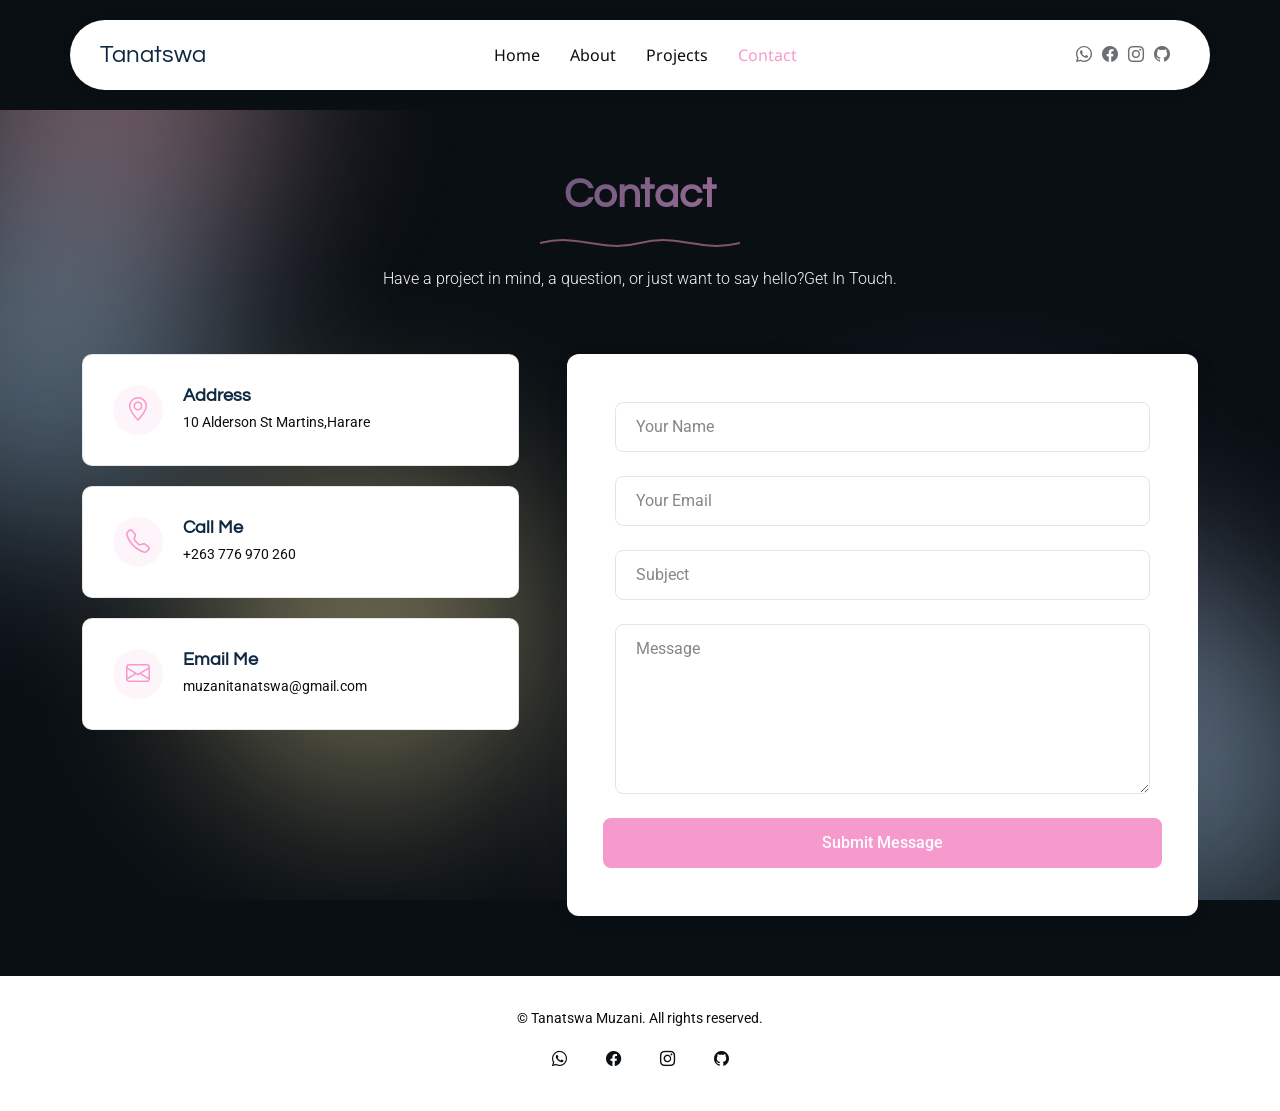
<file: contact.html>
<!DOCTYPE html>
<html lang="en">

<head>
  <meta charset="utf-8">
  <meta content="width=device-width, initial-scale=1.0" name="viewport">
  <title>Tanatswa</title>
  <meta name="description" content="tanatswa">
  <meta name="keywords" content="">

<!-- css -->
<link href="https://fonts.googleapis.com" rel="preconnect">
<link href="https://fonts.gstatic.com" rel="preconnect" crossorigin>
<link href="https://fonts.googleapis.com/css2?family=Roboto:ital,wght@0,100;0,300;0,400;0,500;0,700;0,900;1,100;1,300;1,400;1,500;1,700;1,900&family=Noto+Sans:ital,wght@0,100;0,200;0,300;0,400;0,500;0,600;0,700;0,800;0,900;1,100;1,200;1,300;1,400;1,500;1,600;1,700;1,800;1,900&family=Questrial:wght@400&display=swap" rel="stylesheet">
<link href="https://cdn.jsdelivr.net/npm/bootstrap@5.3.3/dist/css/bootstrap.min.css" rel="stylesheet">
<link href="https://cdn.jsdelivr.net/npm/bootstrap-icons@1.11.3/font/bootstrap-icons.min.css" rel="stylesheet">
<link href="https://unpkg.com/aos@2.3.1/dist/aos.css" rel="stylesheet">


  <!-- Main CSS File -->
  <link href="main.css" rel="stylesheet">

</head>

<body class="index-page">

  <div class="global-background">
    <div class="blob pink p1"></div>
        <div class="blob blue p2"></div>
            <div class="blob yellow p3"></div>
              <div class="blob purple p4"></div>
                <div class="blob blue p5"></div>
                  <div class="blob pink p6"></div>
      
  </div>

  <header id="header" class="header d-flex align-items-center sticky-top">
    <div class="header-container container-fluid container-xl position-relative d-flex align-items-center justify-content-between">

      <a href="index.html" class="logo d-flex align-items-center me-auto me-xl-0">
        <h1 class="sitename">Tanatswa</h1>
      </a>

      <nav id="navmenu" class="navmenu">
        <ul>
            <li><a href="index.html" >Home</a></li>
          <li><a href="about.html">About</a></li>
          <li><a href="projects.html">Projects</a></li>
          <li><a href="contact.html"  class="active">Contact</a></li>
         
        </ul>
        <i class="mobile-nav-toggle d-xl-none bi bi-list"></i>
      </nav>


       <div class="header-social-links">
    
        <a href="https://whatsapp.com/dl/+2636970260" class="whatsapp"><i class="bi bi-whatsapp"></i></a>
        <a href="https://www.facebook.com/share/18Qha8Jcrg/" class="facebook"><i class="bi bi-facebook"></i></a>
        <a href="https://www.instagram.com/tanatswamuzani?igsh=MW5pM3FxYmF3NWM3OQ==0" class="instagram"><i class="bi bi-instagram"></i></a>
        <a href="https://github.com/Tannie195" class="linkedin"><i class="bi bi-github"></i></a>
      </div>


    </div>
  </header>

  <main class="main">


    <!-- Contact Section -->
<section id="contact" class="contact section light-background">
  <div class="container section-title" data-aos="fade-up">
        <h2>Contact</h2>
        <div class="title-shape">
          <svg viewBox="0 0 200 20" xmlns="http://www.w3.org/2000/svg">
            <path d="M 0,10 C 40,0 60,20 100,10 C 140,0 160,20 200,10" fill="none" stroke="currentColor" stroke-width="2"></path>
          </svg>
        </div>
           <p class="lead text-light">Have a project in mind, a question, or just want to say hello?Get In Touch.</p>
    
      </div>


      <div class="container" data-aos="fade-up" data-aos-delay="100">
       <div class="row g-5">
      
          <div class="col-lg-5">
            <div class="info-item">
              <div class="icon-wrapper">
                <i class="bi bi-geo-alt"></i>
              </div>
              <div>
                <h3>Address</h3>
                <p>10 Alderson  St Martins,Harare</p>
              </div>
            </div>

            <div class="info-item">
              <div class="icon-wrapper">
                <i class="bi bi-telephone"></i>
              </div>
              <div>
                <h3>Call Me</h3>
                <p>+263 776 970 260</p>
              </div>
            </div>

            <div class="info-item">
              <div class="icon-wrapper">
                <i class="bi bi-envelope"></i>
              </div>
              <div>
                <h3>Email Me</h3>
                <p>muzanitanatswa@gmail.com</p>
              </div>
            </div>

          </div>
         <!-- form -->

          <div class="col-lg-7">
            <div class="contact-form card" data-aos="fade-up" data-aos-delay="300">
              <div class="card-body p-4 p-lg-5">

                <form id="contact-form" method="POST" >
                  <div class="row gy-4">

                    <div class="col-12">
                      <input type="text" name="name" class="form-control" placeholder="Your Name" required="">
                    </div>

                    <div class="col-12 ">
                      <input type="email" class="form-control" name="email" placeholder="Your Email" required="">
                    </div>

                    <div class="col-12">
                      <input type="text" class="form-control" name="subject" placeholder="Subject" required="">
                    </div>

                    <div class="col-12">
                      <textarea class="form-control" name="message" rows="6" placeholder="Message" required=""></textarea>
                    </div>


                      <button type="submit" class="btn btn-submit w-100">Submit Message</button>
                    </div>

                  </div>
                </form>

              </div>
            </div>
          </div>

        </div>

      </div>

    </section><!-- /Contact Section -->

  </main>

<!-- footer -->
 
<!-- footer -->
   <footer class="site-footer">
    <p>&copy; <span id="footerYear"></span> Tanatswa Muzani. All rights reserved.</p>
    <nav class="footer-socials" aria-label="Footer social links">
       <a href="https://whatsapp.com/dl/+2636970260" class="whatsapp"><i class="bi bi-whatsapp"></i></a>
        <a href="https://www.facebook.com/share/18Qha8Jcrg/" class="facebook"><i class="bi bi-facebook"></i></a>
        <a href="https://www.instagram.com/tanatswamuzani?igsh=MW5pM3FxYmF3NWM3OQ==0" class="instagram"><i class="bi bi-instagram"></i></a>
        <a href="https://github.com/Tannie195" class="linkedin"><i class="bi bi-github"></i></a>

    </nav>
  </footer>
<!-- /End footer -->

 
  <!-- Scroll Top -->
  <a href="#" id="scroll-top" class="scroll-top d-flex align-items-center justify-content-center"><i class="bi bi-arrow-up-short"></i></a>

 <!-- Js files  -->
   <script src="https://cdn.jsdelivr.net/npm/bootstrap@5.3.3/dist/js/bootstrap.bundle.min.js"></script>
<script src="https://unpkg.com/aos@2.3.1/dist/aos.js"></script>

<!--  Contact form Js-->




  <!-- Main JS File -->
  <script src="main.js"></script>

</body>

</html>
</file>
<file: main.css>
/* Fonts */
:root {
  --default-font: "Roboto",  system-ui, -apple-system, "Segoe UI", Roboto, "Helvetica Neue", Arial, "Noto Sans", "Liberation Sans", sans-serif, "Apple Color Emoji", "Segoe UI Emoji", "Segoe UI Symbol", "Noto Color Emoji";
  --heading-font: "Questrial",  sans-serif;
  --nav-font: "Noto Sans",  sans-serif;
}
/* global colours used */
:root { 
  --background-color: #0a0f14;
  --default-color: #0a0f14; 
  --heading-color: #0f2943;
  --accent-color:#f699cd ;
  --surface-color: #ffffff; 
  --contrast-color: #ffffff;
}
/* Navbar color for nav */
:root {
  --nav-color: #0a0f14;  
  --nav-hover-color:#f699cd; 
  --nav-mobile-background-color: #ffffff; 
  --nav-dropdown-background-color: #ffffff;
  --nav-dropdown-color: #0a0f14; 
  --nav-dropdown-hover-color: #f699cd; 
}

/* general styling */
body {
  color: var(--default-color);
  background-color: var(--background-color);
  font-family: var(--default-font);
}

.global-background{
  position: fixed;
  top: 0;
  left: 0;
  width: 100vw;
  height: 100vh;
  z-index: -1;
  overflow: hidden;
  pointer-events: none;
}

.blob{

  position:absolute;
  width: 350px;
  height: 350px;
  filter: blur(90px);
  opacity: 0.4;
  border-radius: 50%;
  animation: global-float 30s infinite  alternate ease-in-out;
  
  }
.p1{
  top: -10% ;
  left: -5%;
  background: #ffc2d1;
}
.p2{
    top: 20% ;
  left: -10%;
  background: #bde0fe;
  animation-duration: 40s;
}
.p3{
      top: 50% ;
  left: 15%;
  background: #ffefad;
  animation-delay: -5s;
}
.p4{
     bottom: 10% ;
  right: 10%;
  background: #dec9ff;
  animation-duration: 35s;
}
.p5{
     bottom: -5% ;
  right: -5%;
  background: #bde0fe;
 
}
.p6{
  top: 70%;
  right: 20%;
  background: #ffc2d1;
  animation-delay: -10s;
}
@keyframes global-float{
0% {transform: translate(0,0) scale(1);}
50%{transform:translate (60px,80px) scale(1.2);}
100%{transform: translate(-40px,20px) scale(0.8);}
}
  
  
a{
  color: var(--accent-color);
  text-decoration: none;
  transition: 0.3s;
}

a:hover {
  color: color-mix(in srgb, var(--accent-color), transparent 25%);
  text-decoration: none;
}

h1,h2,h3,h4,h5,h6 {
  color: var(--heading-color);
  font-family: var(--heading-font);
}


/* header */
.header {
  color: var(--default-color);
  background-color: var(--background-color);
  padding: 20px 0;
  transition: all 0.5s;
  z-index: 997;
}

.header .header-container {
  background: var(--surface-color);
  border-radius: 50px;
  padding: 5px 25px;
  box-shadow: 0px 2px 15px rgba(0, 0, 0, 0.1);
}

.header .logo {
  line-height: 1;
}



.header .logo h1 {
  font-size: 24px;
  margin: 0;
  padding-left: 5px;
  font-weight: 500;
  color: var(--heading-color);
}

.header .header-social-links {
  padding-right: 15px;
}

.header .header-social-links a {
  color: color-mix(in srgb, var(--default-color), transparent 40%);
  padding-left: 6px;
  display: inline-block;
  transition: 0.3s;
  font-size: 16px;
}

.header .header-social-links a:hover {
  color: var(--accent-color);
}

.header .header-social-links a i {
  line-height: 0px;
}

@media (max-width: 1200px) {
  .header {
    padding-top: 10px;
  }

  .header .header-container {
    margin-left: 10px;
    margin-right: 10px;
    padding: 10px 5px 10px 15px;
  }

  .header .logo {
    order: 1;
  }

  .header .header-social-links {
    order: 2;
  }

  .header .navmenu {
    order: 3;
  }
}
/* end header */

/* nav menu */
@media (min-width: 1200px) {
  .navmenu {
    padding: 0;
  }

  .navmenu ul {
    margin: 0;
    padding: 0;
    display: flex;
    list-style: none;
    align-items: center;
  }

  .navmenu li {
    position: relative;
  }

  .navmenu a,
  .navmenu a:focus {
    color: var(--nav-color);
    padding: 18px 15px;
    font-size: 16px;
    font-family: var(--nav-font);
    font-weight: 400;
    display: flex;
    align-items: center;
    justify-content: space-between;
    white-space: nowrap;
    transition: 0.3s;
  }

  .navmenu a i,
  .navmenu a:focus i {
    font-size: 12px;
    line-height: 0;
    margin-left: 5px;
    transition: 0.3s;
  }

  .navmenu li:last-child a {
    padding-right: 0;
  }

  .navmenu li:hover>a,
  .navmenu .active,
  .navmenu .active:focus {
    color: var(--nav-hover-color);
  }

  .navmenu .dropdown ul {
    margin: 0;
    padding: 10px 0;
    background: var(--nav-dropdown-background-color);
    display: block;
    position: absolute;
    visibility: hidden;
    left: 14px;
    top: 130%;
    opacity: 0;
    transition: 0.3s;
    border-radius: 4px;
    z-index: 99;
    box-shadow: 0px 0px 30px rgba(0, 0, 0, 0.1);
  }

  .navmenu .dropdown ul li {
    min-width: 200px;
  }

  .navmenu .dropdown ul a {
    padding: 10px 20px;
    font-size: 15px;
    text-transform: none;
    color: var(--nav-dropdown-color);
  }

  .navmenu .dropdown ul a i {
    font-size: 12px;
  }

  .navmenu .dropdown ul a:hover,
  .navmenu .dropdown ul .active:hover,
  .navmenu .dropdown ul li:hover>a {
    color: var(--nav-dropdown-hover-color);
  }

  .navmenu .dropdown:hover>ul {
    opacity: 1;
    top: 100%;
    visibility: visible;
  }

  .navmenu .dropdown .dropdown ul {
    top: 0;
    left: -90%;
    visibility: hidden;
  }

  .navmenu .dropdown .dropdown:hover>ul {
    opacity: 1;
    top: 0;
    left: -100%;
    visibility: visible;
  }
}

/* Nav menu fon*/
@media (max-width: 1199px) {
  .mobile-nav-toggle {
    color: var(--nav-color);
    font-size: 28px;
    line-height: 0;
    margin-right: 10px;
    cursor: pointer;
    transition: color 0.3s;
  }

  .navmenu {
    padding: 0;
    z-index: 9997;
  }

  .navmenu ul {
    display: none;
    list-style: none;
    position: absolute;
    inset: 60px 20px 20px 20px;
    padding: 10px 0;
    margin: 0;
    border-radius: 6px;
    background-color: var(--nav-mobile-background-color);
    overflow-y: auto;
    transition: 0.3s;
    z-index: 9998;
    box-shadow: 0px 0px 30px rgba(0, 0, 0, 0.1);
  }

  .navmenu a,
  .navmenu a:focus {
    color: var(--nav-dropdown-color);
    padding: 10px 20px;
    font-family: var(--nav-font);
    font-size: 17px;
    font-weight: 500;
    display: flex;
    align-items: center;
    justify-content: space-between;
    white-space: nowrap;
    transition: 0.3s;
  }

  .navmenu a i,
  .navmenu a:focus i {
    font-size: 12px;
    line-height: 0;
    margin-left: 5px;
    width: 30px;
    height: 30px;
    display: flex;
    align-items: center;
    justify-content: center;
    border-radius: 50%;
    transition: 0.3s;
    background-color: color-mix(in srgb, var(--accent-color), transparent 90%);
  }

  .navmenu a i:hover,
  .navmenu a:focus i:hover {
    background-color: var(--accent-color);
    color: var(--contrast-color);
  }

  .navmenu a:hover,
  .navmenu .active,
  .navmenu .active:focus {
    color: var(--nav-dropdown-hover-color);
  }

  .navmenu .active i,
  .navmenu .active:focus i {
    background-color: var(--accent-color);
    color: var(--contrast-color);
    transform: rotate(180deg);
  }

  .navmenu .dropdown ul {
    position: static;
    display: none;
    z-index: 99;
    padding: 10px 0;
    margin: 10px 20px;
    background-color: var(--nav-dropdown-background-color);
    border: 1px solid color-mix(in srgb, var(--default-color), transparent 90%);
    box-shadow: none;
    transition: all 0.5s ease-in-out;
  }

  .navmenu .dropdown ul ul {
    background-color: rgba(33, 37, 41, 0.1);
  }

  .navmenu .dropdown>.dropdown-active {
    display: block;
    background-color: rgba(33, 37, 41, 0.03);
  }

  .mobile-nav-active {
    overflow: hidden;
  }

  .mobile-nav-active .mobile-nav-toggle {
    color: #fff;
    position: absolute;
    font-size: 32px;
    top: 15px;
    right: 15px;
    margin-right: 0;
    z-index: 9999;
  }

  .mobile-nav-active .navmenu {
    position: fixed;
    overflow: hidden;
    inset: 0;
    background: rgba(33, 37, 41, 0.8);
    transition: 0.3s;
  }

  .mobile-nav-active .navmenu>ul {
    display: block;
  }
}

/* end nav */


/* hero sect */
.hero {
  padding: 80px 0;
  position: relative;
  overflow: hidden;
}

.hero .content h2 {
  font-size: 3.5rem;
  font-weight: 700;
  line-height: 1.2;
  margin-bottom: 1.5rem;
  color:var(--contrast-color);
}

@media (max-width: 991px) {
  .hero .content h2 {
    font-size: 2.5rem;
  }
}

.hero .content .lead {
  font-size: 1.25rem;
  margin-bottom: 2rem;
  color: color-mix(in srgb, var(--surface-color), transparent 20%);
}

.hero .cta-buttons {
  display: flex;
  gap: 1rem;
  margin-bottom: 3rem;
}

@media (max-width: 576px) {
  .hero .cta-buttons {
    flex-direction: column;
  }
}

.hero .cta-buttons .btn {
  padding: 0.8rem 2rem;
  font-size: 1rem;
  font-weight: 500;
  border-radius: 50px;
  transition: all 0.3s ease;
}

.hero .cta-buttons .btn.btn-primary {
  background-color: var(--accent-color);
  border-color: var(--accent-color);
  color: var(--contrast-color);
}

.hero .cta-buttons .btn.btn-primary:hover {
  background-color: color-mix(in srgb, var(--accent-color), transparent 15%);
  border-color: color-mix(in srgb, var(--accent-color), transparent 15%);
  transform: translateY(-2px);
}

.hero .cta-buttons .btn.btn-outline {
  border: 2px solid color-mix(in srgb, var(--accent-color), transparent 70%);
  color: var(--accent-color);
  background: transparent;
}

.hero .cta-buttons .btn.btn-outline:hover {
  background-color: var(--accent-color);
  color: var(--contrast-color);
  transform: translateY(-2px);
}



.hero .hero-stats {
  display: flex;
  gap: 2rem;
  margin-bottom: 3rem;

}

@media (max-width: 768px) {
  .hero .hero-stats {
    justify-content: center;
    gap: 1.5rem;
    margin-bottom: 2rem;
  }
}

@media (max-width: 576px) {
  .hero .hero-stats {
    flex-direction: column;
    gap: 1rem;
  }
}

.hero .hero-stats .stat-item {
  display: flex;
  flex-direction: column;
  align-items: center;
}

.hero .hero-stats .stat-item .purecounter {
  font-size: 2rem;
  font-weight: 700;
  color: var(--accent-color);
  line-height: 1;
}

.hero .hero-stats .stat-item .stat-label {
  font-size: 0.9rem;
  color: color-mix(in srgb, var(--default-color), transparent 40%);
  margin-top: 0.25rem;
}



.hero .hero-image {
  position: relative;
  padding: 2rem;
  display: flex;
  justify-content: center;
  align-items: center;

  overflow: visible;
}

.hero .hero-image img {
  position: relative;
  z-index: 2;
  max-width: 100%;
  height: auto;
  border: none;
  mix-blend-mode: multiply;
}
/*  */

@media (max-width: 991px) {
  .hero {
    text-align: center;
    padding: 60px 0;
  }

  .hero .cta-buttons {
    justify-content: center;
  }

  .hero .hero-stats {
    justify-content: center;
  }

  .hero .hero-image {
    margin-top: 3rem;
  }
}

@keyframes morphShape {
  0% {
    border-radius: 30% 70% 70% 30%/30% 30% 70% 70%;
  }

  25% {
    border-radius: 58% 42% 75% 25%/76% 46% 54% 24%;
  }

  50% {
    border-radius: 50% 50% 33% 67%/55% 27% 73% 45%;
  }

  75% {
    border-radius: 33% 67% 58% 42%/63% 68% 32% 37%;
  }

  100% {
    border-radius: 30% 70% 70% 30%/30% 30% 70% 70%;
  }
}

/* hero sect */

/* about */
.about .container {
  background-color: var(--surface-color);
  box-shadow: 0px 2px 15px rgba(0, 0, 0, 0.1);
  padding: 30px;
}
.about .about-image {
  position: relative;
}

.about .about-image img {
  box-shadow: 0 0 30px rgba(0, 0, 0, 0.1);
}

.about .about-content {
  padding-left: 2rem;
}

@media (max-width: 991.98px) {
  .about .about-content {
    padding-left: 0;
    margin-top: 3rem;
  }
}

.about .about-content .subtitle {
  font-size: 0.875rem;
  font-weight: 600;
  letter-spacing: 2px;
  color: var(--accent-color);
  margin-bottom: 1rem;
  display: block;
}

.about .about-content h2 {
  font-size: 2rem;
  font-weight: 700;
  margin-bottom: 1.5rem;
}

.about .about-content .lead {
  font-size: 1.1rem;
  color: color-mix(in srgb, var(--default-color), transparent 25%);
}

.about .personal-info {
  margin-top: 2rem;
  padding: 2rem;
  background-color: var(--surface-color);
  border-radius: 1rem;
  box-shadow: 0 0 30px rgba(0, 0, 0, 0.05);
}

.about .personal-info .info-item {
  display: flex;
  flex-direction: column;
  gap: 0.5rem;
}
.about .personal-info .info-item  span{
  display:inline-block;
  white-space: nowrap;
  word-break: normal;

}

.about .personal-info .info-item .label {
  font-size: 0.875rem;
  color: color-mix(in srgb, var(--default-color), transparent 40%);
}

.about .personal-info .info-item .value {
  font-weight: 600;
  color: var(--heading-color);
}
@media (max-width: 575px){
.about .personal-info .info-item .span{
  font-size: 14px;
}
}
/* end about */

/* skilss */
.skills .skills-grid .skill-card {
  background: linear-gradient(135deg, var(--surface-color) 0%, color-mix(in srgb, var(--surface-color), var(--accent-color) 5%) 100%);
  border-radius: 15px;
  padding: 30px;
  height: 100%;
  position: relative;
  overflow: hidden;
  border: 1px solid color-mix(in srgb, var(--accent-color), transparent 85%);
  transition: all 0.3s ease;
}

.skills .skills-grid .skill-card:before {
  content: "";
  position: absolute;
  top: 0;
  left: 0;
  width: 100%;
  height: 3px;
  background: linear-gradient(90deg, var(--accent-color), color-mix(in srgb, var(--accent-color), var(--heading-color) 30%));
}

.skills .skills-grid .skill-card:hover {
  transform: translateY(-10px);
  box-shadow: 0 20px 40px color-mix(in srgb, var(--accent-color), transparent 80%);
  border-color: color-mix(in srgb, var(--accent-color), transparent 60%);
}

.skills .skills-grid .skill-card .skill-header {
  display: flex;
  align-items: center;
  margin-bottom: 25px;
  gap: 15px;
}

.skills .skills-grid .skill-card .skill-header i {
  font-size: 28px;
  color: var(--accent-color);
  width: 50px;
  height: 50px;
  display: flex;
  align-items: center;
  justify-content: center;
  background: color-mix(in srgb, var(--accent-color), transparent 90%);
  border-radius: 12px;
}

.skills .skills-grid .skill-card .skill-header h3 {
  font-size: 20px;
  margin: 0;
  color: var(--heading-color);
}

.skills .skills-grid .skill-card .skill-item {
  margin-bottom: 20px;
}

.skills .skills-grid .skill-card .skill-item:last-child {
  margin-bottom: 0;
}

.skills .skills-grid .skill-card .skill-item .skill-info {
  display: flex;
  justify-content: space-between;
  align-items: center;
  margin-bottom: 8px;
}

.skills .skills-grid .skill-card .skill-item .skill-info .skill-name {
  font-weight: 600;
  color: var(--heading-color);
  font-size: 15px;
}

.skills .skills-grid .skill-card .skill-item .skill-info .skill-percentage {
  font-size: 14px;
  font-weight: 700;
  color: var(--accent-color);
}

.skills .skills-grid .skill-card .skill-item .skill-bar {
  height: 6px;
  background: color-mix(in srgb, var(--default-color), transparent 92%);
  border-radius: 10px;
  overflow: hidden;
  position: relative;
}

.skills .skills-grid .skill-card .skill-item .skill-bar .progress-bar {
  height: 100%;
  background: linear-gradient(45deg, var(--accent-color), color-mix(in srgb, var(--accent-color), var(--heading-color) 20%));
  border-radius: 10px;
  width: 0;
  transition: width 1.8s cubic-bezier(0.4, 0, 0.2, 1);
  position: relative;
}

.skills .skills-grid .skill-card .skill-item .skill-bar .progress-bar:after {
  content: "";
  position: absolute;
  top: 0;
  left: 0;
  right: 0;
  bottom: 0;
  background: linear-gradient(90deg, transparent, rgba(255, 255, 255, 0.3), transparent);
  animation: shimmer 2s infinite;
}


@keyframes shimmer {
  0% {
    transform: translateX(-100%);
  }

  100% {
    transform: translateX(100%);
  }
}

@media (max-width: 991px) {

}

@media (max-width: 767px) {
  .skills .skills-grid .skill-card {
    padding: 25px 20px;
  }

  .skills .skills-grid .skill-card .skill-header {
    flex-direction: column;
    text-align: center;
    gap: 10px;
  }

  .skills .skills-grid .skill-card .skill-header h3 {
    font-size: 18px;
  }

  .skills .skills-summary {
    padding: 30px 20px;
  }

  .skills .skills-summary .summary-stats .stat-item .stat-circle {
    width: 45px;
    height: 45px;
  }

  .skills .skills-summary .summary-stats .stat-item .stat-circle i {
    font-size: 18px;
  }

  .skills .skills-summary .summary-stats .stat-item .stat-info .stat-number {
    font-size: 20px;
  }
}
/* end skills */

/* resumee */
.resume .section-header {
  margin-bottom: 2.5rem;
}

.resume .section-header h2 {
  font-size: 1.8rem;
  font-weight: 700;
  margin-bottom: 1rem;
  display: flex;
  align-items: center;
  gap: 0.75rem;
  color: var(--contrast-color);
}

.resume .section-header h2 i {
  color: var(--accent-color);
  font-size: 1.5rem;
}

.resume .section-header .section-subtitle {
  color: color-mix(in srgb, var(--default-color), transparent 30%);
  font-size: 1rem;
  line-height: 1.6;
}

.resume .experience-section {
  padding-right: 1.5rem;
}

.resume .experience-section .experience-cards .experience-card {
  background: var(--surface-color);
  border: 1px solid color-mix(in srgb, var(--default-color), transparent 90%);
  border-radius: 12px;
  padding: 1.8rem;
  margin-bottom: 1.5rem;
  transition: all 0.3s ease;
  position: relative;
  overflow: hidden;
}

.resume .experience-section .experience-cards .experience-card::before {
  content: "";
  position: absolute;
  top: 0;
  left: 0;
  width: 4px;
  height: 100%;
  background: linear-gradient(135deg, var(--accent-color), color-mix(in srgb, var(--accent-color), transparent 30%));
}

.resume .experience-section .experience-cards .experience-card:hover {
  box-shadow: 0 8px 30px color-mix(in srgb, var(--default-color), transparent 85%);
  transform: translateY(-5px);
}

.resume .experience-section .experience-cards .experience-card .card-header {
  display: flex;
  justify-content: space-between;
  align-items: flex-start;
  margin-bottom: 1rem;
}

.resume .experience-section .experience-cards .experience-card .card-header .role-info h3 {
  color: var(--heading-color);
  font-size: 1.25rem;
  font-weight: 600;
  margin-bottom: 0.25rem;
}

.resume .experience-section .experience-cards .experience-card .card-header .role-info h4 {
  color: var(--accent-color);
  font-size: 1rem;
  font-weight: 500;
  margin: 0;
}

.resume .experience-section .experience-cards .experience-card .card-header .duration {
  background: color-mix(in srgb, var(--accent-color), transparent 90%);
  color: var(--accent-color);
  padding: 0.4rem 0.8rem;
  border-radius: 20px;
  font-size: 0.85rem;
  font-weight: 500;
  white-space: nowrap;
}

.resume .experience-section .experience-cards .experience-card .card-body p {
  color: color-mix(in srgb, var(--default-color), transparent 25%);
  margin-bottom: 1rem;
  line-height: 1.6;
}

.resume .experience-section .experience-cards .experience-card .card-body .achievements {
  margin: 0;
  padding-left: 0;
  list-style: none;
}

.resume .experience-section .experience-cards .experience-card .card-body .achievements li {
  position: relative;
  padding-left: 1.5rem;
  margin-bottom: 0.5rem;
  color: color-mix(in srgb, var(--default-color), transparent 15%);
  font-size: 0.9rem;
}

.resume .experience-section .experience-cards .experience-card .card-body .achievements li::before {
  content: "✓";
  position: absolute;
  left: 0;
  top: 0;
  color: var(--accent-color);
  font-weight: bold;
}

.resume .experience-section .experience-cards .experience-card .card-body .achievements li:last-child {
  margin-bottom: 0;
}

.resume .education-section {
  padding-left: 1.5rem;
}

.resume .education-section .education-timeline {
  position: relative;
}

.resume .education-section .education-timeline .timeline-track {
  position: absolute;
  left: 1rem;
  top: 2rem;
  bottom: 2rem;
  width: 2px;
  background: linear-gradient(to bottom, var(--accent-color), color-mix(in srgb, var(--accent-color), transparent 70%));
}

.resume .education-section .education-timeline .education-item {
  position: relative;
  padding-left: 3rem;
  margin-bottom: 2.5rem;
}

.resume .education-section .education-timeline .education-item:last-child {
  margin-bottom: 0;
}

.resume .education-section .education-timeline .education-item .timeline-marker {
  position: absolute;
  left: 0.5rem;
  top: 1.5rem;
  width: 1rem;
  height: 1rem;
  background: var(--accent-color);
  border: 3px solid var(--surface-color);
  border-radius: 50%;
  box-shadow: 0 0 0 4px color-mix(in srgb, var(--accent-color), transparent 85%);
}

.resume .education-section .education-timeline .education-item .education-content {
  background: var(--surface-color);
  border: 1px solid color-mix(in srgb, var(--default-color), transparent 90%);
  border-radius: 8px;
  padding: 1.5rem;
  transition: all 0.3s ease;
}

.resume .education-section .education-timeline .education-item .education-content:hover {
  box-shadow: 0 5px 20px color-mix(in srgb, var(--default-color), transparent 90%);
}

.resume .education-section .education-timeline .education-item .education-content .degree-header {
  display: flex;
  justify-content: space-between;
  align-items: flex-start;
  margin-bottom: 0.5rem;
}

.resume .education-section .education-timeline .education-item .education-content .degree-header h3 {
  color: var(--heading-color);
  font-size: 1.1rem;
  font-weight: 600;
  margin: 0;
  line-height: 1.3;
}

.resume .education-section .education-timeline .education-item .education-content .degree-header .year {
  background: var(--accent-color);
  color: var(--contrast-color);
  padding: 0.3rem 0.7rem;
  border-radius: 15px;
  font-size: 0.8rem;
  font-weight: 500;
  white-space: nowrap;
}

.resume .education-section .education-timeline .education-item .education-content .institution {
  color: color-mix(in srgb, var(--accent-color), transparent 20%);
  font-size: 1rem;
  font-weight: 500;
  margin-bottom: 0.8rem;
}

.resume .education-section .education-timeline .education-item .education-content p {
  color: color-mix(in srgb, var(--default-color), transparent 30%);
  margin: 0;
  font-size: 0.9rem;
  line-height: 1.5;
}

@media (max-width: 992px) {

  .resume .experience-section,
  .resume .education-section {
    padding-left: 0;
    padding-right: 0;
    margin-bottom: 3rem;
  }

  .resume .section-header h2 {
    font-size: 1.6rem;
  }

  .resume .experience-cards .experience-card .card-header {
    flex-direction: column;
    gap: 0.8rem;
  }

  .resume .experience-cards .experience-card .card-header .duration {
    align-self: flex-start;
  }

  .resume .education-timeline .education-item .education-content .degree-header {
    flex-direction: column;
    gap: 0.5rem;
  }

  .resume .education-timeline .education-item .education-content .degree-header .year {
    align-self: flex-start;
  }
}

@media (max-width: 576px) {
  .resume .section-header h2 {
    font-size: 1.4rem;
  }

  .resume .section-header h2 i {
    font-size: 1.2rem;
  }

  .resume .experience-cards .experience-card {
    padding: 1.3rem;
  }

  .resume .education-timeline .timeline-track {
    left: 0.5rem;
  }

  .resume .education-timeline .education-item {
    padding-left: 2rem;
  }

  .resume .education-timeline .education-item .timeline-marker {
    left: 0;
  }
}
/* end resume */
/* portfolio */
.portfolio .portfolio-filters-container {
  margin-bottom: 40px;
}

.portfolio .portfolio-filters {
  display: flex;
  justify-content: center;
  gap: 15px;
  flex-wrap: wrap;
  padding: 0;
  margin: 0;
  list-style: none;
}

.portfolio .portfolio-filters li {
  font-size: 15px;
  font-weight: 500;
  padding: 8px 20px;
  cursor: pointer;
  border-radius: 30px;
  background-color: color-mix(in srgb, var(--surface-color), transparent 50%);
  color: var(--default-color);
  transition: all 0.3s ease-in-out;
}

.portfolio .portfolio-filters li:hover {
  background-color: color-mix(in srgb, var(--accent-color), transparent 85%);
  color: var(--accent-color);
  transform: translateY(-2px);
}

.portfolio .portfolio-filters li.filter-active {
  background-color: var(--accent-color);
  color: var(--contrast-color);
}

.portfolio .portfolio-card {
  background-color: var(--surface-color);
  border-radius: 15px;
  overflow: hidden;
  box-shadow: 0 5px 25px rgba(0, 0, 0, 0.05);
  transition: all 0.3s ease-in-out;
}

.portfolio .portfolio-card:hover {
  transform: translateY(-10px);
  box-shadow: 0 8px 35px rgba(0, 0, 0, 0.1);
}

.portfolio .portfolio-card:hover .portfolio-overlay {
  opacity: 1;
  visibility: visible;
}

.portfolio .portfolio-card:hover .portfolio-overlay .portfolio-actions {
  transform: translateY(0);
}

.portfolio .portfolio-card .portfolio-image {
  position: relative;
  overflow: hidden;
  aspect-ratio: 16/10;
}

.portfolio .portfolio-card .portfolio-image img {
  width: 100%;
  height: 100%;
  object-fit: cover;
  transition: transform 0.6s ease-in-out;
}

.portfolio .portfolio-card .portfolio-overlay {
  position: absolute;
  top: 0;
  left: 0;
  width: 100%;
  height: 100%;
  background: linear-gradient(to top, rgba(0, 0, 0, 0.7), transparent);
  opacity: 0;
  visibility: hidden;
  transition: all 0.4s ease-in-out;
  display: flex;
  align-items: flex-end;
  padding: 20px;
}

.portfolio .portfolio-card .portfolio-overlay .portfolio-actions {
  transform: translateY(20px);
  transition: all 0.4s ease-in-out;
  display: flex;
  gap: 15px;
}

.portfolio .portfolio-card .portfolio-overlay .portfolio-actions a {
  width: 45px;
  height: 45px;
  background-color: var(--surface-color);
  border-radius: 50%;
  display: flex;
  align-items: center;
  justify-content: center;
  color: var(--accent-color);
  font-size: 20px;
  transition: all 0.3s ease;
}

.portfolio .portfolio-card .portfolio-overlay .portfolio-actions a:hover {
  background-color: var(--accent-color);
  color: var(--contrast-color);
  transform: scale(1.1);
}

.portfolio .portfolio-card .portfolio-content {
  padding: 25px;
}

.portfolio .portfolio-card .portfolio-content .category {
  font-size: 14px;
  color: var(--accent-color);
  text-transform: uppercase;
  letter-spacing: 1px;
  font-weight: 500;
  display: block;
  margin-bottom: 10px;
}

.portfolio .portfolio-card .portfolio-content h3 {
  font-size: 20px;
  margin: 0 0 15px;
  font-weight: 600;
  transition: color 0.3s ease;
}

.portfolio .portfolio-card .portfolio-content h3:hover {
  color: var(--accent-color);
}

.portfolio .portfolio-card .portfolio-content p {
  font-size: 15px;
  color: color-mix(in srgb, var(--default-color), transparent 30%);
  margin: 0;
  line-height: 1.6;
}

@media (max-width: 768px) {
  .portfolio .portfolio-filters li {
    font-size: 14px;
    padding: 6px 15px;
  }

  .portfolio .portfolio-card .portfolio-content {
    padding: 20px;
  }

  .portfolio .portfolio-card .portfolio-content h3 {
    font-size: 18px;
  }

  .portfolio .portfolio-card .portfolio-content p {
    font-size: 14px;
  }
}
/* page title */
.page-title {
  text-align: center;
  padding: 20px 0;
}

.page-title .breadcrumbs {
  margin-bottom: 1.5rem;
}

.page-title .breadcrumbs .breadcrumb {
  justify-content: center;
  margin: 0;
  padding: 0;
  background: none;
}

.page-title .breadcrumbs .breadcrumb .breadcrumb-item {
  font-size: 0.9rem;
  color: color-mix(in srgb, var(--default-color), transparent 30%);
}

.page-title .breadcrumbs .breadcrumb .breadcrumb-item.active {
  color: var(--accent-color);
}

.page-title .breadcrumbs .breadcrumb .breadcrumb-item a {
  color: inherit;
  text-decoration: none;
  transition: color 0.3s ease;
}

.page-title .breadcrumbs .breadcrumb .breadcrumb-item a:hover {
  color: var(--accent-color);
}

.page-title .breadcrumbs .breadcrumb .breadcrumb-item a i {
  font-size: 0.9rem;
  margin-right: 0.2rem;
}

.page-title .breadcrumbs .breadcrumb .breadcrumb-item+.breadcrumb-item::before {
  color: color-mix(in srgb, var(--default-color), transparent 50%);
}

.page-title .title-wrapper {
  max-width: 800px;
  margin: 0 auto;
  padding: 1rem 0;
}

.page-title .title-wrapper h1 {
  font-size: 2.5rem;
  margin-bottom: 1rem;
  font-weight: 700;
  color: var(--heading-color);
}

.page-title .title-wrapper p {
  font-size: 1.1rem;
  color: color-mix(in srgb, var(--default-color), transparent 20%);
  margin: 0;
  line-height: 1.6;
}

@media (max-width: 768px) {
  .page-title .title-wrapper h1 {
    font-size: 2rem;
  }

  .page-title .title-wrapper p {
    font-size: 1rem;
  }
}

@media (max-width: 576px) {
  .page-title .title-wrapper h1 {
    font-size: 1.75rem;
  }
}
/* se */
section,
.section {
  color: var(--default-color);
  background-color:transparent;
  padding: 60px 0;
  scroll-margin-top: 90px;
  overflow: clip;
}

@media (max-width: 1199px) {

  section,
  .section {
    scroll-margin-top: 66px;
  }
}

/* section */
.section-title {
  text-align: center;
  padding-bottom: 60px;
  position: relative;
}

.section-title h2 {
  font-size: 42px;
  font-weight: 700;
  margin-bottom: 10px;
  background: linear-gradient(120deg, var(--heading-color), var(--accent-color));
  -webkit-background-clip: text;
  -webkit-text-fill-color: transparent;
  background-clip: text;
  position: relative;
}

.section-title .title-shape {
  width: 200px;
  height: 20px;
  margin: 0 auto;
  color: var(--accent-color);
  opacity: 0.5;
}

.section-title .title-shape svg {
  width: 100%;
  height: 100%;
}

.section-title p {
  margin: 15px auto 0;
  font-size: 16px;
  max-width: 700px;
  color: color-mix(in srgb, var(--default-color), transparent 25%);
  line-height: 1.8;
}

@media (max-width: 768px) {
  .section-title h2 {
    font-size: 32px;
  }

  .section-title .subtitle-wrapper .subtitle {
    font-size: 13px;
  }
}

/* end section */

/* scrop to toop */
.scroll-top {
  position: fixed;
  visibility: hidden;
  opacity: 0;
  right: 15px;
  bottom: -15px;
  z-index: 99999;
  background-color: var(--accent-color);
  width: 44px;
  height: 44px;
  border-radius: 50px;
  transition: all 0.4s;
}

.scroll-top i {
  font-size: 24px;
  color: var(--contrast-color);
  line-height: 0;
}

.scroll-top:hover {
  background-color: color-mix(in srgb, var(--accent-color), transparent 20%);
  color: var(--contrast-color);
}

.scroll-top.active {
  visibility: visible;
  opacity: 1;
  bottom: 15px;
}

/*--------------------------------------------------------------
# Disable aos animation delay on mobile devices
--------------------------------------------------------------*/
@media screen and (max-width: 768px) {
  [data-aos-delay] {
    transition-delay: 0 !important;
  }
}

/* contact */
.contact .info-item {
  background: var(--surface-color);
  padding: 30px;
  border-radius: 10px;
  border: 1px solid color-mix(in srgb, var(--default-color), transparent 90%);
  margin-bottom: 20px;
  display: flex;
  align-items: flex-start;
  transition: 0.3s;
}

.contact .info-item:hover {
  border-color: var(--accent-color);
  box-shadow: 0 5px 20px color-mix(in srgb, var(--default-color), transparent 90%);
}

.contact .info-item .icon-wrapper {
  width: 50px;
  height: 50px;
  background: color-mix(in srgb, var(--accent-color), transparent 90%);
  border-radius: 50%;
  display: flex;
  align-items: center;
  justify-content: center;
  margin-right: 20px;
  flex-shrink: 0;
  transition: 0.3s;
}

.contact .info-item .icon-wrapper i {
  color: var(--accent-color);
  font-size: 24px;
  transition: 0.3s;
}

.contact .info-item:hover .icon-wrapper {
  background: var(--accent-color);
}

.contact .info-item:hover .icon-wrapper i {
  color: var(--contrast-color);
}

.contact .info-item h3 {
  font-size: 18px;
  font-weight: 700;
  margin-bottom: 5px;
  color: var(--heading-color);
}

.contact .info-item p {
  margin: 0;
  font-size: 14px;
  color: var(--default-color);
}


.contact .contact-form {
  background-color: var(--surface-color);
  border: none;
  box-shadow: 0 5px 25px rgba(0, 0, 0, 0.05);
  border-radius: 12px;
}

.contact .contact-form .form-control,
.contact .contact-form .form-select {
  padding: 0.75rem 1.25rem;
  border-color: #e5e5e5;
  border-radius: 8px;
  font-size: 1rem;
}

.contact .contact-form .form-control:focus,
.contact .contact-form .form-select:focus {
  border-color: color-mix(in srgb, var(--accent-color), transparent 50%);
  box-shadow: 0 0 0 0.25rem color-mix(in srgb, var(--accent-color), transparent 90%);
}

.contact .contact-form .form-control::placeholder,
.contact .contact-form .form-select::placeholder {
  color: color-mix(in srgb, var(--default-color), transparent 50%);
}

.contact .contact-form .btn-submit {
  background-color: var(--accent-color);
  color: var(--contrast-color);
  padding: 0.75rem 2rem;
  font-weight: 500;
  border-radius: 8px;
  transition: all 0.3s ease;
}

.contact .contact-form .btn-submit:hover {
  background-color: color-mix(in srgb, var(--accent-color), transparent 15%);
  transform: translateY(-1px);
}

.contact .contact-form .btn-submit:active {
  transform: translateY(0);
}

/* footer */
 .site-footer {
      background: #ffffff;
      border-top: 1px solid var(--border);
      text-align: center;
      padding: 2rem 1rem;
    }
    .site-footer p { color: var(--muted); font-size: .85rem; margin-bottom: .75rem; }
    .footer-socials { display: flex; justify-content: center; gap: 1rem; }
    .footer-socials a {
      width: 38px; height: 38px;
      background: rgba(255,255,255,.05);
      border: 1px solid var(--border);
      border-radius: 50%;
      display: flex; align-items: center; justify-content: center;
      color: var(--muted);
      font-size: .95rem;
      transition: all var(--speed);
    }
    .footer-socials a:hover {
      background: var(--pink);
      border-color: var(--pink);
      color: #0a0510;
      transform: translateY(-3px);
    }
    /* footer */
</file>
